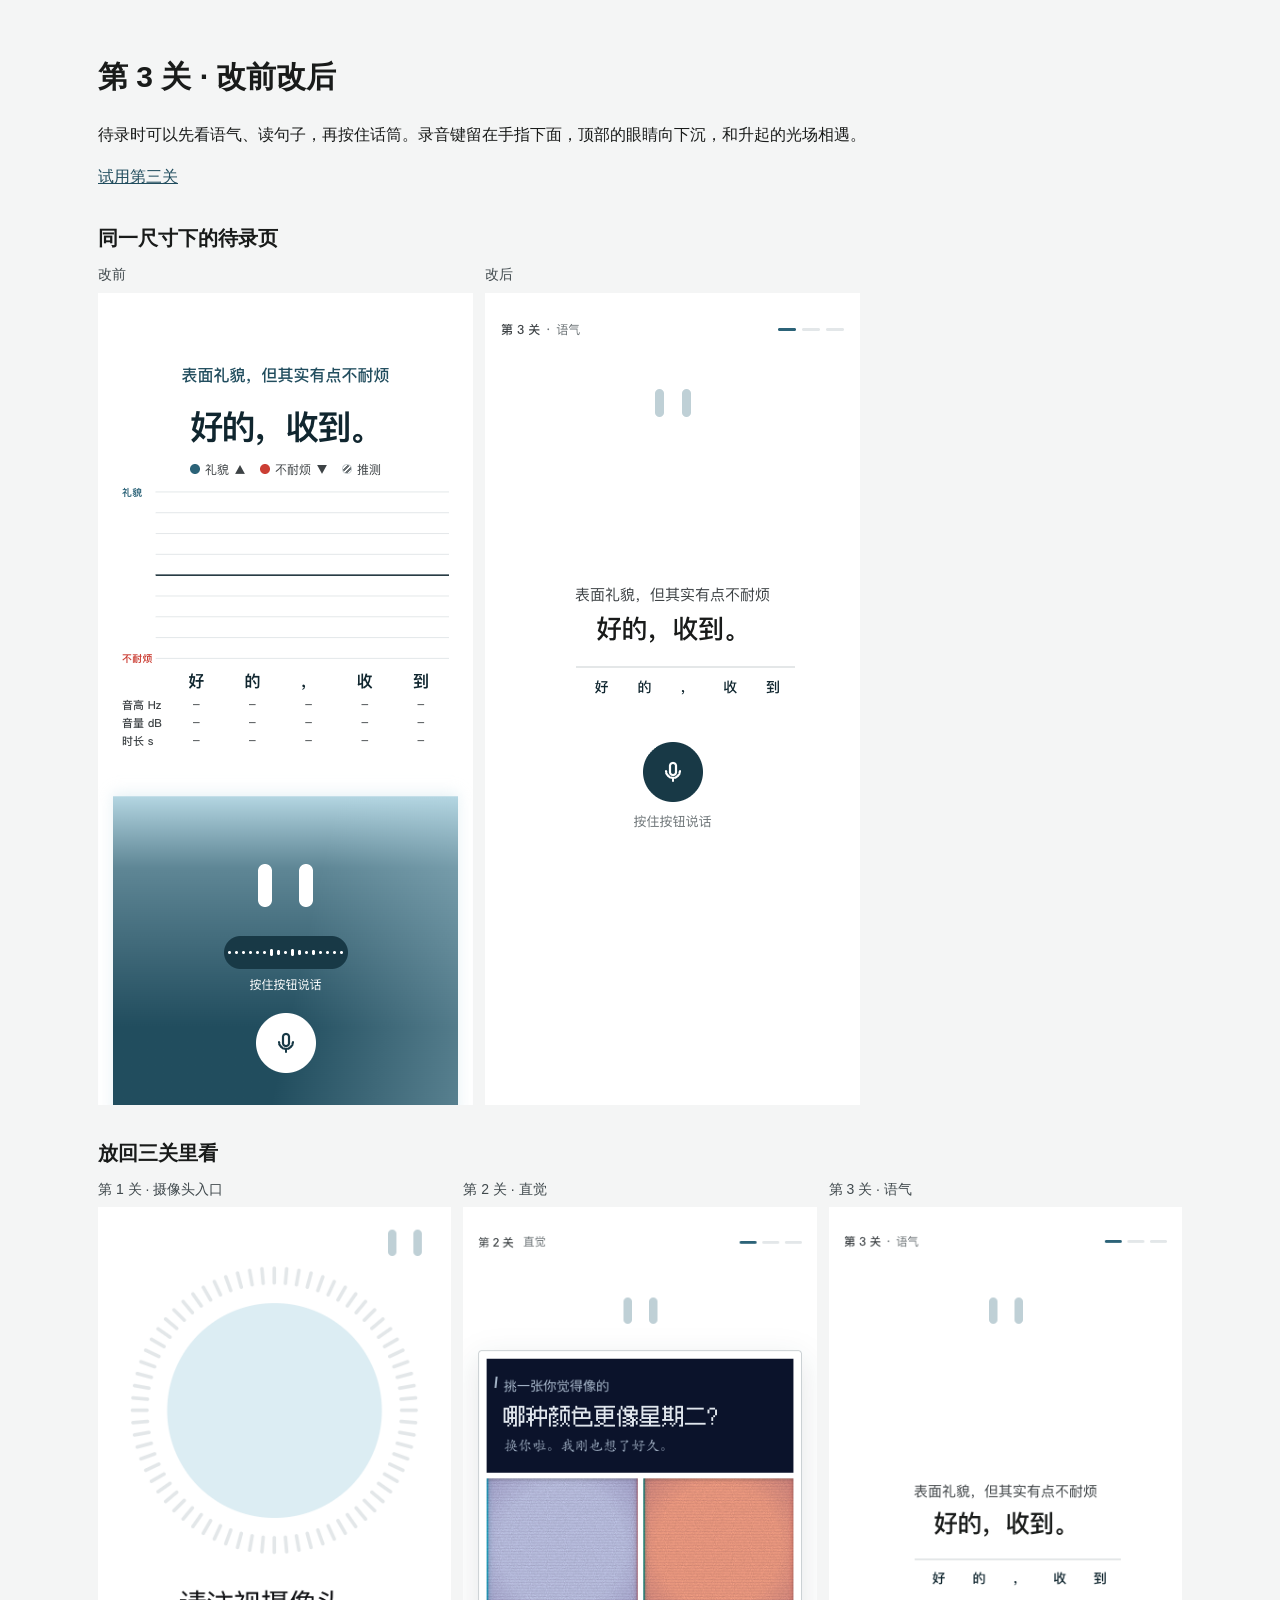
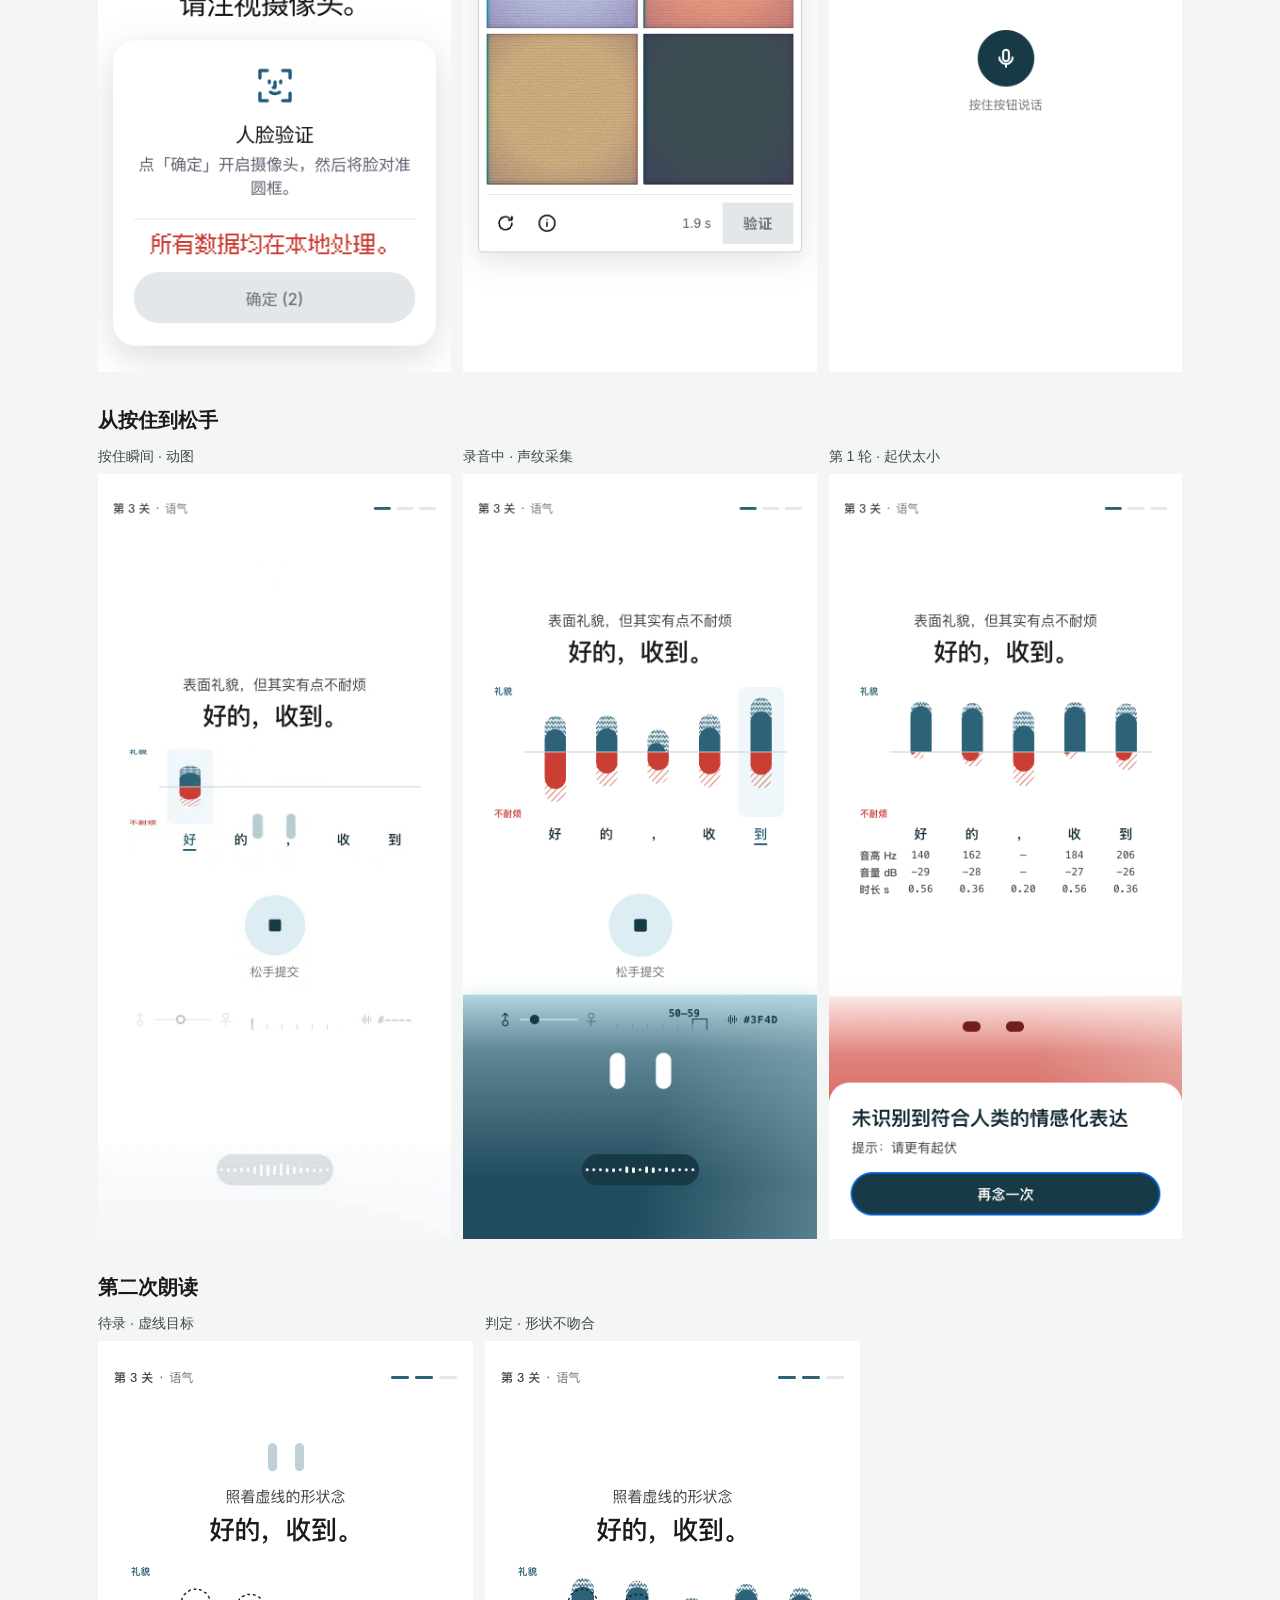
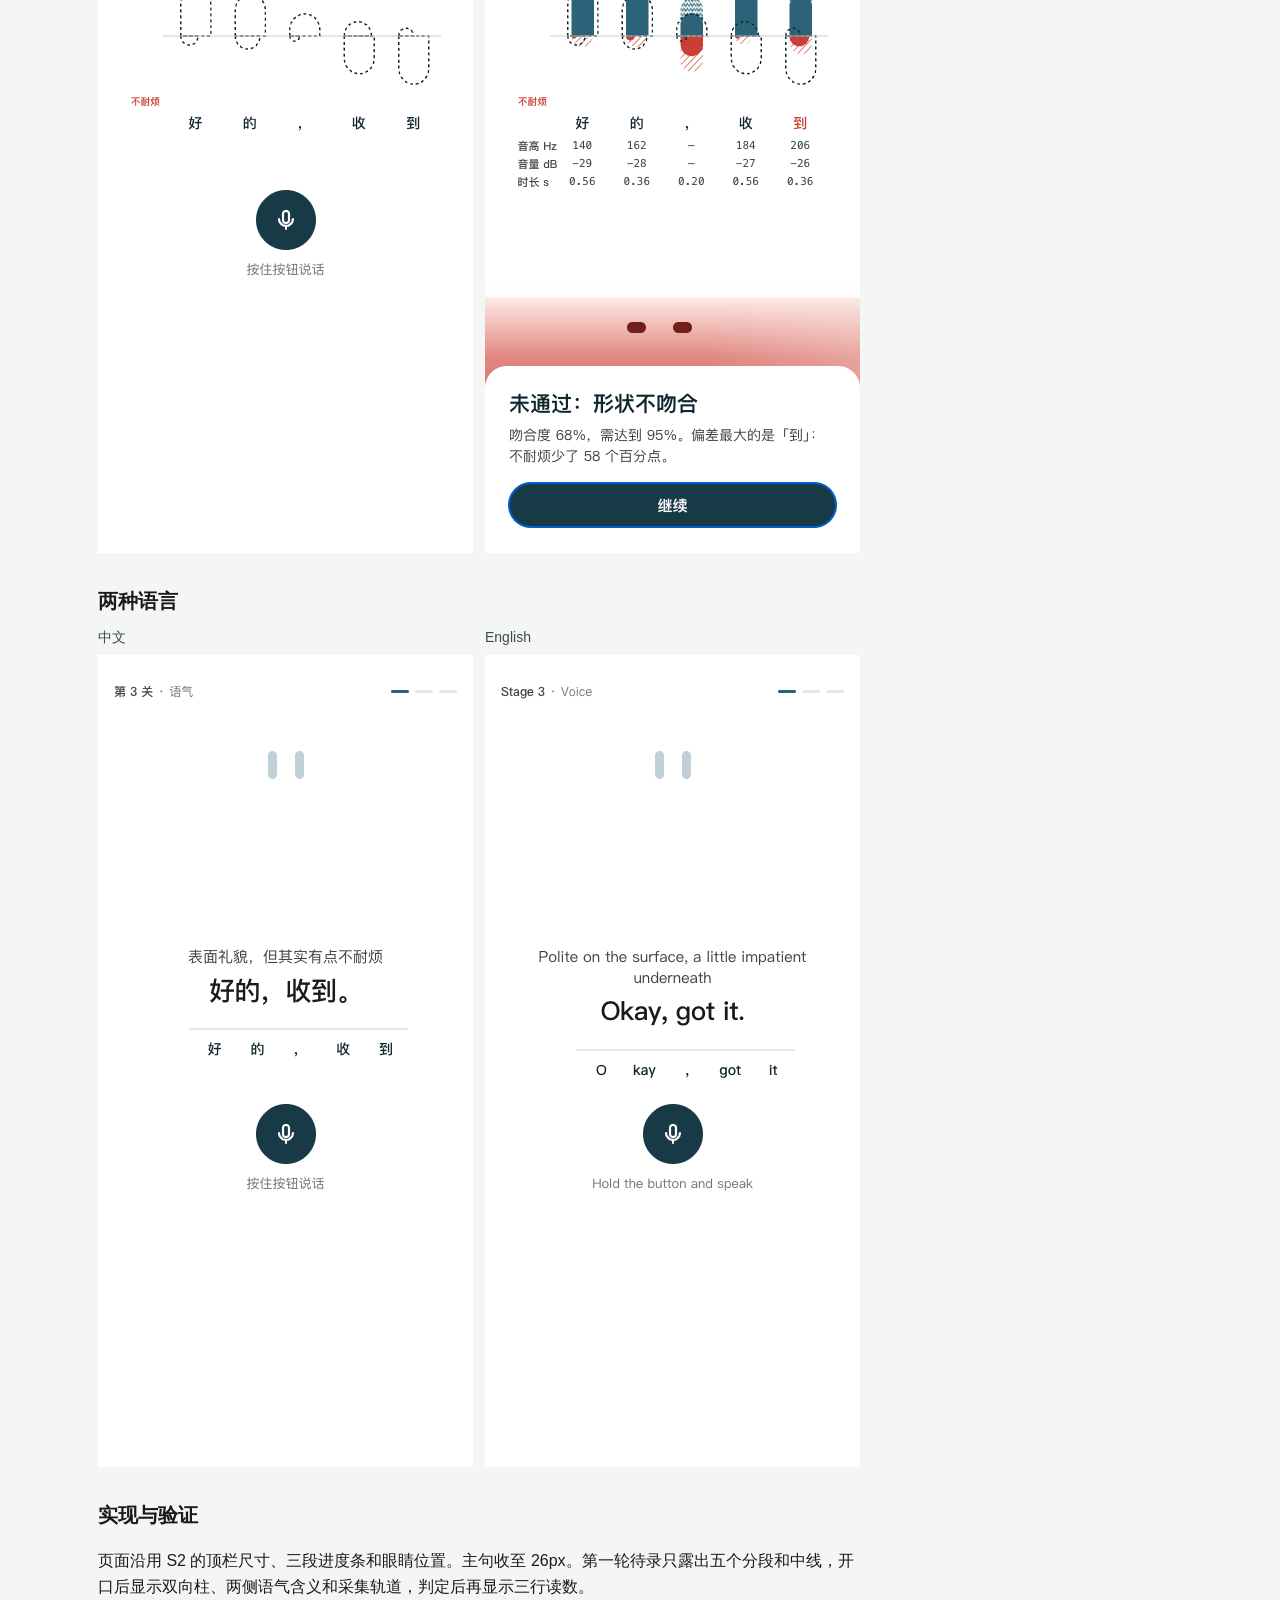
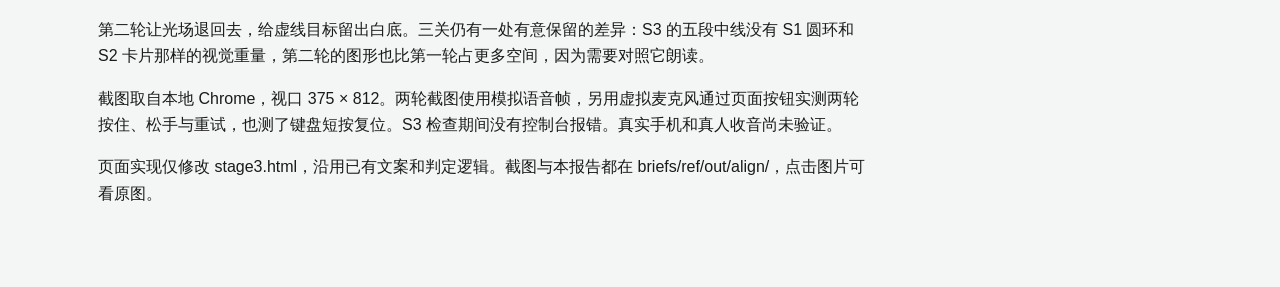
<file: briefs/ref/out/align/index.html>
<!doctype html><html lang="zh-CN"><meta charset="utf-8"><meta name="viewport" content="width=device-width,initial-scale=1"><title>第 3 关 · 改前改后</title><style>
*{box-sizing:border-box}body{max-width:1180px;margin:auto;padding:32px clamp(16px,4vw,48px) 64px;background:#f4f5f5;color:#191b1a;font:16px/1.65 -apple-system,BlinkMacSystemFont,sans-serif}h1{font-size:30px}h2{font-size:20px;margin:32px 0 8px}p{max-width:48em}.row{display:flex;gap:12px;align-items:flex-start;overflow:auto}.row figure{margin:0;min-width:0;flex:1;max-width:375px}figcaption{font-size:14px;color:#40494d;margin-bottom:6px}img{display:block;width:100%;height:auto}a{color:#214d5e} @media(max-width:600px){.row figure{min-width:140px}body{padding:18px 12px}}
</style><h1>第 3 关 · 改前改后</h1><p>待录时可以先看语气、读句子，再按住话筒。录音键留在手指下面，顶部的眼睛向下沉，和升起的光场相遇。</p><a href="/stage3.html?lang=zh">试用第三关</a><section><h2>同一尺寸下的待录页</h2><div class="row"><figure><figcaption>改前</figcaption><a href="before.png"><img src="before.png" alt="改前" loading="lazy"></a></figure><figure><figcaption>改后</figcaption><a href="idle-zh.png"><img src="idle-zh.png" alt="改后" loading="lazy"></a></figure></div></section><section><h2>放回三关里看</h2><div class="row"><figure><figcaption>第 1 关 · 摄像头入口</figcaption><a href="s1.png"><img src="s1.png" alt="第 1 关 · 摄像头入口" loading="lazy"></a></figure><figure><figcaption>第 2 关 · 直觉</figcaption><a href="s2.png"><img src="s2.png" alt="第 2 关 · 直觉" loading="lazy"></a></figure><figure><figcaption>第 3 关 · 语气</figcaption><a href="idle-zh.png"><img src="idle-zh.png" alt="第 3 关 · 语气" loading="lazy"></a></figure></div></section><section><h2>从按住到松手</h2><div class="row"><figure><figcaption>按住瞬间 · 动图</figcaption><a href="press.webp"><img src="press.webp" alt="按住瞬间 · 动图" loading="lazy"></a></figure><figure><figcaption>录音中 · 声纹采集</figcaption><a href="recording.png"><img src="recording.png" alt="录音中 · 声纹采集" loading="lazy"></a></figure><figure><figcaption>第 1 轮 · 起伏太小</figcaption><a href="rejected-1.png"><img src="rejected-1.png" alt="第 1 轮 · 起伏太小" loading="lazy"></a></figure></div></section><section><h2>第二次朗读</h2><div class="row"><figure><figcaption>待录 · 虚线目标</figcaption><a href="round2-idle.png"><img src="round2-idle.png" alt="待录 · 虚线目标" loading="lazy"></a></figure><figure><figcaption>判定 · 形状不吻合</figcaption><a href="rejected-2.png"><img src="rejected-2.png" alt="判定 · 形状不吻合" loading="lazy"></a></figure></div></section><section><h2>两种语言</h2><div class="row"><figure><figcaption>中文</figcaption><a href="idle-zh.png"><img src="idle-zh.png" alt="中文" loading="lazy"></a></figure><figure><figcaption>English</figcaption><a href="idle-en.png"><img src="idle-en.png" alt="English" loading="lazy"></a></figure></div></section><section><h2>实现与验证</h2><p>页面沿用 S2 的顶栏尺寸、三段进度条和眼睛位置。主句收至 26px。第一轮待录只露出五个分段和中线，开口后显示双向柱、两侧语气含义和采集轨道，判定后再显示三行读数。</p><p>第二轮让光场退回去，给虚线目标留出白底。三关仍有一处有意保留的差异：S3 的五段中线没有 S1 圆环和 S2 卡片那样的视觉重量，第二轮的图形也比第一轮占更多空间，因为需要对照它朗读。</p><p>截图取自本地 Chrome，视口 375 × 812。两轮截图使用模拟语音帧，另用虚拟麦克风通过页面按钮实测两轮按住、松手与重试，也测了键盘短按复位。S3 检查期间没有控制台报错。真实手机和真人收音尚未验证。</p><p>页面实现仅修改 stage3.html，沿用已有文案和判定逻辑。截图与本报告都在 briefs/ref/out/align/，点击图片可看原图。</p></section></html>
</file>
